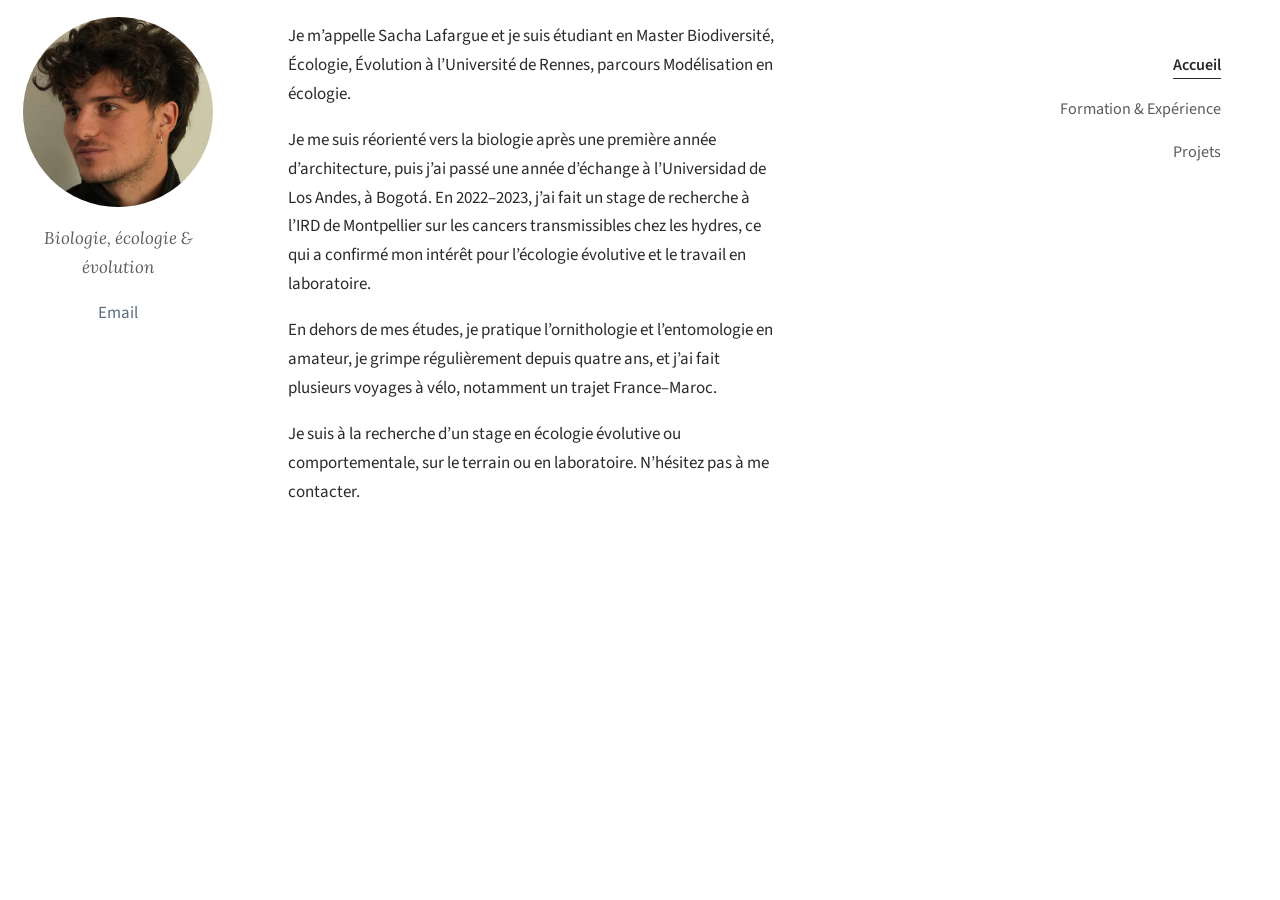
<file: docs/index.html>
<!DOCTYPE html>
<html xmlns="http://www.w3.org/1999/xhtml" lang="en" xml:lang="en"><head>

<meta charset="utf-8">
<meta name="generator" content="quarto-1.10.18">

<meta name="viewport" content="width=device-width, initial-scale=1.0, user-scalable=yes">


<title>Sacha Lafargue</title>
<style>
/* Default styles provided by pandoc.
** See https://pandoc.org/MANUAL.html#variables-for-html for config info.
*/
span.smallcaps{font-variant: small-caps;}
div.columns{display: flex; gap: 1.5em;}
div.column{flex: auto;}
@media screen {
div.columns{gap: min(4vw, 1.5em);}
div.column{overflow-x: auto;}
}
div.hanging-indent{margin-left: 1.5em; text-indent: -1.5em;}
ul.task-list{list-style: none;}
ul.task-list li input[type="checkbox"] {
  width: 0.8em;
  margin: 0 0.8em 0.2em -1em; /* quarto-specific, see https://github.com/quarto-dev/quarto-cli/issues/4556 */ 
  vertical-align: middle;
}
.display.math{display: block; text-align: center; margin: 0.5rem auto;}
</style>


<script src="site_libs/clipboard/clipboard.min.js"></script>
<script src="site_libs/quarto-html/tabby.min.js"></script>
<script src="site_libs/quarto-html/popper.min.js"></script>
<script src="site_libs/quarto-html/tippy.umd.min.js"></script>
<script src="site_libs/quarto-html/anchor.min.js"></script>
<link href="site_libs/quarto-html/tippy.css" rel="stylesheet">
<link href="site_libs/quarto-html/light-border.css" rel="stylesheet">
<link href="site_libs/quarto-html/quarto-html-640605f58ae58ee79329c070719e555b.min.css" rel="stylesheet" append-hash="true" data-mode="light">
<link href="site_libs/quarto-html/quarto-syntax-highlighting-64a204ab8560d761af7679ceaba22944.css" rel="stylesheet" id="quarto-text-highlighting-styles">


<link rel="stylesheet" href="styles.css">
</head>

<body>

<nav class="side-nav" id="side-nav" aria-label="Navigation principale">
  <a href="index.html">Accueil</a>
  <a href="parcours.html">Formation &amp; Expérience</a>
  <a href="projets.html">Projets</a>
</nav>
<script>
(function () {
  var path = window.location.pathname.split('/').pop() || 'index.html';
  document.querySelectorAll('#side-nav a').forEach(function (a) {
    if (a.getAttribute('href') === path) { a.classList.add('active'); }
  });
})();
</script>




<div class="about-layout">
<div class="about-side">
<p><img src="assets/profile.jpg" class="about-photo img-fluid"></p>
<p class="about-tagline">
Biologie, écologie &amp; évolution
</p>
<div class="about-links">
<p><a href="mailto:sachalafargue@gmail.com">Email</a></p>
</div>
</div>
<div class="about-main">
<p>Je m’appelle Sacha Lafargue et je suis étudiant en Master Biodiversité, Écologie, Évolution à l’Université de Rennes, parcours Modélisation en écologie.</p>
<p>Je me suis réorienté vers la biologie après une première année d’architecture, puis j’ai passé une année d’échange à l’Universidad de Los Andes, à Bogotá. En 2022–2023, j’ai fait un stage de recherche à l’IRD de Montpellier sur les cancers transmissibles chez les hydres, ce qui a confirmé mon intérêt pour l’écologie évolutive et le travail en laboratoire.</p>
<p>En dehors de mes études, je pratique l’ornithologie et l’entomologie en amateur, je grimpe régulièrement depuis quatre ans, et j’ai fait plusieurs voyages à vélo, notamment un trajet France–Maroc.</p>
<p>Je suis à la recherche d’un stage en écologie évolutive ou comportementale, sur le terrain ou en laboratoire. N’hésitez pas à me contacter.</p>
</div>
</div>


<script id="quarto-html-after-body" type="application/javascript">
  window.document.addEventListener("DOMContentLoaded", function (event) {
    const tabsets =  window.document.querySelectorAll(".panel-tabset-tabby")
    tabsets.forEach(function(tabset) {
      const tabby = new Tabby('#' + tabset.id);
    });
    const icon = "";
    const anchorJS = new window.AnchorJS();
    anchorJS.options = {
      placement: 'right',
      icon: icon
    };
    anchorJS.add('.anchored');
    const isCodeAnnotation = (el) => {
      for (const clz of el.classList) {
        if (clz.startsWith('code-annotation-')) {                     
          return true;
        }
      }
      return false;
    }
    const onCopySuccess = function(e) {
      // button target
      const button = e.trigger;
      // don't keep focus
      button.blur();
      // flash "checked"
      button.classList.add('code-copy-button-checked');
      var currentTitle = button.getAttribute("title");
      button.setAttribute("title", "Copied!");
      let tooltip;
      if (window.bootstrap) {
        button.setAttribute("data-bs-toggle", "tooltip");
        button.setAttribute("data-bs-placement", "left");
        button.setAttribute("data-bs-title", "Copied!");
        tooltip = new bootstrap.Tooltip(button, 
          { trigger: "manual", 
            customClass: "code-copy-button-tooltip",
            offset: [0, -8]});
        tooltip.show();    
      }
      setTimeout(function() {
        if (tooltip) {
          tooltip.hide();
          button.removeAttribute("data-bs-title");
          button.removeAttribute("data-bs-toggle");
          button.removeAttribute("data-bs-placement");
        }
        button.setAttribute("title", currentTitle);
        button.classList.remove('code-copy-button-checked');
      }, 1000);
      // clear code selection
      e.clearSelection();
    }
    const getTextToCopy = function(trigger) {
      const outerScaffold = trigger.parentElement.cloneNode(true);
      const codeEl = outerScaffold.querySelector('code');
      for (const childEl of codeEl.children) {
        if (isCodeAnnotation(childEl)) {
          childEl.remove();
        }
      }
      return codeEl.innerText;
    }
    const clipboard = new window.ClipboardJS('.code-copy-button:not([data-in-quarto-modal])', {
      text: getTextToCopy
    });
    clipboard.on('success', onCopySuccess);
    if (window.document.getElementById('quarto-embedded-source-code-modal')) {
      const clipboardModal = new window.ClipboardJS('.code-copy-button[data-in-quarto-modal]', {
        text: getTextToCopy,
        container: window.document.getElementById('quarto-embedded-source-code-modal')
      });
      clipboardModal.on('success', onCopySuccess);
    }
      var localhostRegex = new RegExp(/^(?:http|https):\/\/localhost\:?[0-9]*\//);
      var mailtoRegex = new RegExp(/^mailto:/);
        var filterRegex = new RegExp('/' + window.location.host + '/');
      var isInternal = (href) => {
          return filterRegex.test(href) || localhostRegex.test(href) || mailtoRegex.test(href);
      }
      // Inspect non-navigation links and adorn them if external
     var links = window.document.querySelectorAll('a[href]:not(.nav-link):not(.navbar-brand):not(.toc-action):not(.sidebar-link):not(.sidebar-item-toggle):not(.pagination-link):not(.no-external):not([aria-hidden]):not(.dropdown-item):not(.quarto-navigation-tool):not(.about-link)');
      for (var i=0; i<links.length; i++) {
        const link = links[i];
        if (!isInternal(link.href)) {
          // undo the damage that might have been done by quarto-nav.js in the case of
          // links that we want to consider external
          if (link.dataset.originalHref !== undefined) {
            link.href = link.dataset.originalHref;
          }
        }
      }
    function tippyHover(el, contentFn, onTriggerFn, onUntriggerFn) {
      const config = {
        allowHTML: true,
        maxWidth: 500,
        delay: 100,
        arrow: false,
        appendTo: function(el) {
            return el.parentElement;
        },
        interactive: true,
        interactiveBorder: 10,
        theme: 'light-border',
        placement: 'bottom-start',
      };
      if (contentFn) {
        config.content = contentFn;
      }
      if (onTriggerFn) {
        config.onTrigger = onTriggerFn;
      }
      if (onUntriggerFn) {
        config.onUntrigger = onUntriggerFn;
      }
      window.tippy(el, config); 
    }
    const noterefs = window.document.querySelectorAll('a[role="doc-noteref"]');
    for (var i=0; i<noterefs.length; i++) {
      const ref = noterefs[i];
      tippyHover(ref, function() {
        // use id or data attribute instead here
        let href = ref.getAttribute('data-footnote-href') || ref.getAttribute('href');
        try { href = new URL(href).hash; } catch {}
        const id = href.replace(/^#\/?/, "");
        const note = window.document.getElementById(id);
        if (note) {
          return note.innerHTML;
        } else {
          return "";
        }
      });
    }
    const xrefs = window.document.querySelectorAll('a.quarto-xref');
    const processXRef = (id, note) => {
      // Strip column container classes
      const stripColumnClz = (el) => {
        el.classList.remove("page-full", "page-columns");
        if (el.children) {
          for (const child of el.children) {
            stripColumnClz(child);
          }
        }
      }
      stripColumnClz(note)
      if (id === null || id.startsWith('sec-')) {
        // Special case sections, only their first couple elements
        const container = document.createElement("div");
        if (note.children && note.children.length > 2) {
          container.appendChild(note.children[0].cloneNode(true));
          for (let i = 1; i < note.children.length; i++) {
            const child = note.children[i];
            if (child.tagName === "P" && child.innerText === "") {
              continue;
            } else {
              container.appendChild(child.cloneNode(true));
              break;
            }
          }
          if (window.Quarto?.typesetMath) {
            window.Quarto.typesetMath(container);
          }
          return container.innerHTML
        } else {
          if (window.Quarto?.typesetMath) {
            window.Quarto.typesetMath(note);
          }
          return note.innerHTML;
        }
      } else {
        // Remove any anchor links if they are present
        const anchorLink = note.querySelector('a.anchorjs-link');
        if (anchorLink) {
          anchorLink.remove();
        }
        if (window.Quarto?.typesetMath) {
          window.Quarto.typesetMath(note);
        }
        if (note.classList.contains("callout")) {
          return note.outerHTML;
        } else {
          return note.innerHTML;
        }
      }
    }
    for (var i=0; i<xrefs.length; i++) {
      const xref = xrefs[i];
      tippyHover(xref, undefined, function(instance) {
        instance.disable();
        let url = xref.getAttribute('href');
        let hash = undefined; 
        if (url.startsWith('#')) {
          hash = url;
        } else {
          try { hash = new URL(url).hash; } catch {}
        }
        if (hash) {
          const id = hash.replace(/^#\/?/, "");
          const note = window.document.getElementById(id);
          if (note !== null) {
            try {
              const html = processXRef(id, note.cloneNode(true));
              instance.setContent(html);
            } finally {
              instance.enable();
              instance.show();
            }
          } else {
            // See if we can fetch this
            fetch(url.split('#')[0])
            .then(res => res.text())
            .then(html => {
              const parser = new DOMParser();
              const htmlDoc = parser.parseFromString(html, "text/html");
              const note = htmlDoc.getElementById(id);
              if (note !== null) {
                const html = processXRef(id, note);
                instance.setContent(html);
              } 
            }).finally(() => {
              instance.enable();
              instance.show();
            });
          }
        } else {
          // See if we can fetch a full url (with no hash to target)
          // This is a special case and we should probably do some content thinning / targeting
          fetch(url)
          .then(res => res.text())
          .then(html => {
            const parser = new DOMParser();
            const htmlDoc = parser.parseFromString(html, "text/html");
            const note = htmlDoc.querySelector('main.content');
            if (note !== null) {
              // This should only happen for chapter cross references
              // (since there is no id in the URL)
              // remove the first header
              if (note.children.length > 0 && note.children[0].tagName === "HEADER") {
                note.children[0].remove();
              }
              const html = processXRef(null, note);
              instance.setContent(html);
            } 
          }).finally(() => {
            instance.enable();
            instance.show();
          });
        }
      }, function(instance) {
      });
    }
        let selectedAnnoteEl;
        const selectorForAnnotation = ( cell, annotation) => {
          let cellAttr = 'data-code-cell="' + cell + '"';
          let lineAttr = 'data-code-annotation="' +  annotation + '"';
          const selector = 'span[' + cellAttr + '][' + lineAttr + ']';
          return selector;
        }
        const selectCodeLines = (annoteEl) => {
          const doc = window.document;
          const targetCell = annoteEl.getAttribute("data-target-cell");
          const targetAnnotation = annoteEl.getAttribute("data-target-annotation");
          const annoteSpan = window.document.querySelector(selectorForAnnotation(targetCell, targetAnnotation));
          const lines = annoteSpan.getAttribute("data-code-lines").split(",");
          const lineIds = lines.map((line) => {
            return targetCell + "-" + line;
          })
          let top = null;
          let height = null;
          let parent = null;
          if (lineIds.length > 0) {
              //compute the position of the single el (top and bottom and make a div)
              const el = window.document.getElementById(lineIds[0]);
              top = el.offsetTop;
              height = el.offsetHeight;
              parent = el.parentElement.parentElement;
            if (lineIds.length > 1) {
              const lastEl = window.document.getElementById(lineIds[lineIds.length - 1]);
              const bottom = lastEl.offsetTop + lastEl.offsetHeight;
              height = bottom - top;
            }
            if (top !== null && height !== null && parent !== null) {
              // cook up a div (if necessary) and position it 
              let div = window.document.getElementById("code-annotation-line-highlight");
              if (div === null) {
                div = window.document.createElement("div");
                div.setAttribute("id", "code-annotation-line-highlight");
                div.style.position = 'absolute';
                parent.appendChild(div);
              }
              div.style.top = top - 2 + "px";
              div.style.height = height + 4 + "px";
              div.style.left = 0;
              let gutterDiv = window.document.getElementById("code-annotation-line-highlight-gutter");
              if (gutterDiv === null) {
                gutterDiv = window.document.createElement("div");
                gutterDiv.setAttribute("id", "code-annotation-line-highlight-gutter");
                gutterDiv.style.position = 'absolute';
                const codeCell = window.document.getElementById(targetCell);
                const gutter = codeCell.querySelector('.code-annotation-gutter');
                gutter.appendChild(gutterDiv);
              }
              gutterDiv.style.top = top - 2 + "px";
              gutterDiv.style.height = height + 4 + "px";
            }
            selectedAnnoteEl = annoteEl;
          }
        };
        const unselectCodeLines = () => {
          const elementsIds = ["code-annotation-line-highlight", "code-annotation-line-highlight-gutter"];
          elementsIds.forEach((elId) => {
            const div = window.document.getElementById(elId);
            if (div) {
              div.remove();
            }
          });
          selectedAnnoteEl = undefined;
        };
          // Handle positioning of the toggle
      window.addEventListener(
        "resize",
        throttle(() => {
          elRect = undefined;
          if (selectedAnnoteEl) {
            selectCodeLines(selectedAnnoteEl);
          }
        }, 10)
      );
      function throttle(fn, ms) {
      let throttle = false;
      let timer;
        return (...args) => {
          if(!throttle) { // first call gets through
              fn.apply(this, args);
              throttle = true;
          } else { // all the others get throttled
              if(timer) clearTimeout(timer); // cancel #2
              timer = setTimeout(() => {
                fn.apply(this, args);
                timer = throttle = false;
              }, ms);
          }
        };
      }
        // Attach click handler to the DT
        const annoteDls = window.document.querySelectorAll('dt[data-target-cell]');
        for (const annoteDlNode of annoteDls) {
          annoteDlNode.addEventListener('click', (event) => {
            const clickedEl = event.target;
            if (clickedEl !== selectedAnnoteEl) {
              unselectCodeLines();
              const activeEl = window.document.querySelector('dt[data-target-cell].code-annotation-active');
              if (activeEl) {
                activeEl.classList.remove('code-annotation-active');
              }
              selectCodeLines(clickedEl);
              clickedEl.classList.add('code-annotation-active');
            } else {
              // Unselect the line
              unselectCodeLines();
              clickedEl.classList.remove('code-annotation-active');
            }
          });
        }
    const findCites = (el) => {
      const parentEl = el.parentElement;
      if (parentEl) {
        const cites = parentEl.dataset.cites;
        if (cites) {
          return {
            el,
            cites: cites.split(' ')
          };
        } else {
          return findCites(el.parentElement)
        }
      } else {
        return undefined;
      }
    };
    var bibliorefs = window.document.querySelectorAll('a[role="doc-biblioref"]');
    for (var i=0; i<bibliorefs.length; i++) {
      const ref = bibliorefs[i];
      const citeInfo = findCites(ref);
      if (citeInfo) {
        tippyHover(citeInfo.el, function() {
          var popup = window.document.createElement('div');
          citeInfo.cites.forEach(function(cite) {
            var citeDiv = window.document.createElement('div');
            citeDiv.classList.add('hanging-indent');
            citeDiv.classList.add('csl-entry');
            var biblioDiv = window.document.getElementById('ref-' + cite);
            if (biblioDiv) {
              citeDiv.innerHTML = biblioDiv.innerHTML;
            }
            popup.appendChild(citeDiv);
          });
          return popup.innerHTML;
        });
      }
    }
  });
  </script>




</body></html>
</file>
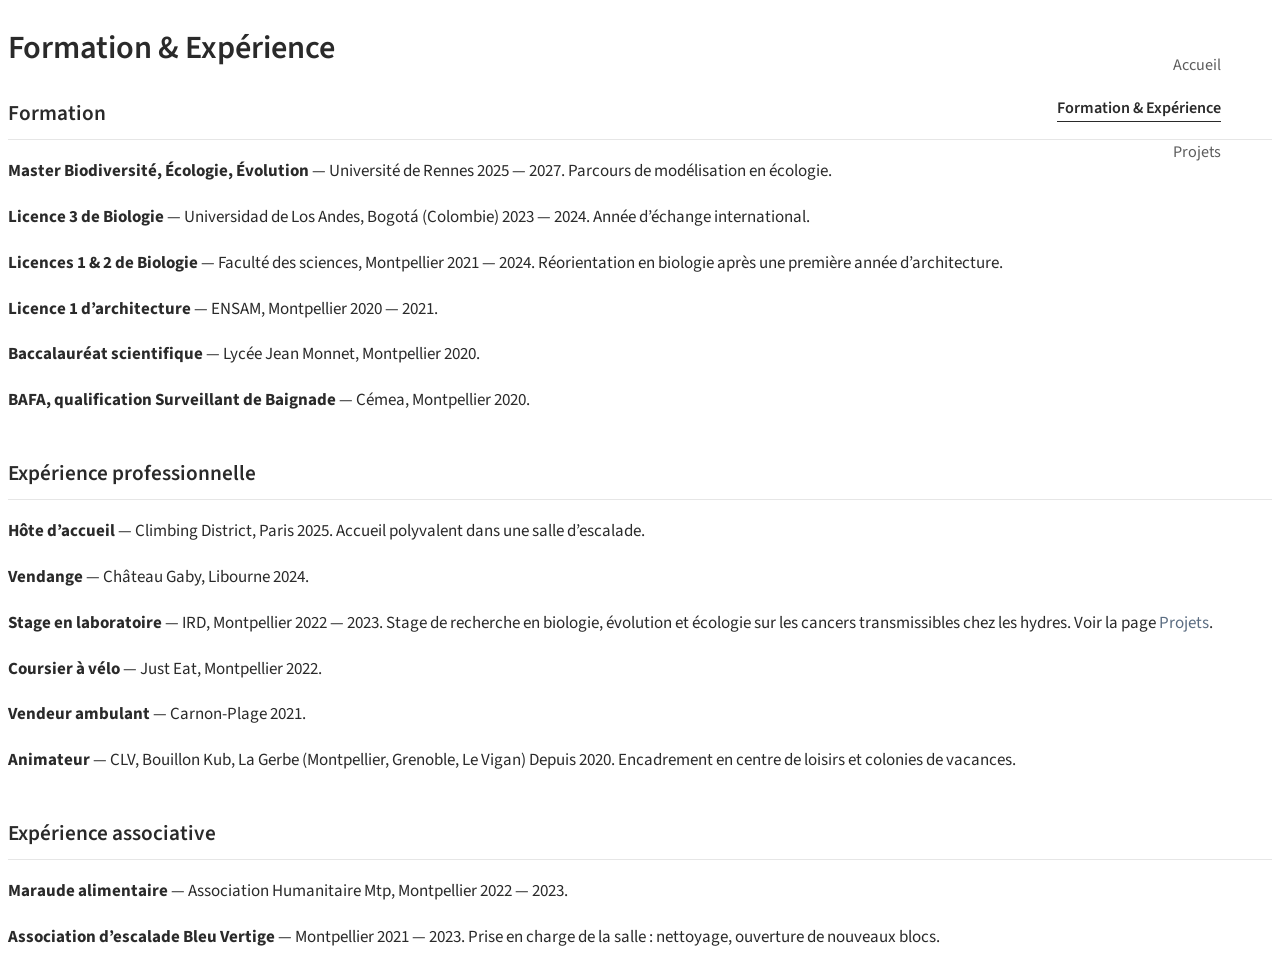
<file: docs/parcours.html>
<!DOCTYPE html>
<html xmlns="http://www.w3.org/1999/xhtml" lang="en" xml:lang="en"><head>

<meta charset="utf-8">
<meta name="generator" content="quarto-1.10.18">

<meta name="viewport" content="width=device-width, initial-scale=1.0, user-scalable=yes">


<title>Formation &amp; Expérience – Sacha Lafargue</title>
<style>
/* Default styles provided by pandoc.
** See https://pandoc.org/MANUAL.html#variables-for-html for config info.
*/
span.smallcaps{font-variant: small-caps;}
div.columns{display: flex; gap: 1.5em;}
div.column{flex: auto;}
@media screen {
div.columns{gap: min(4vw, 1.5em);}
div.column{overflow-x: auto;}
}
div.hanging-indent{margin-left: 1.5em; text-indent: -1.5em;}
ul.task-list{list-style: none;}
ul.task-list li input[type="checkbox"] {
  width: 0.8em;
  margin: 0 0.8em 0.2em -1em; /* quarto-specific, see https://github.com/quarto-dev/quarto-cli/issues/4556 */ 
  vertical-align: middle;
}
.display.math{display: block; text-align: center; margin: 0.5rem auto;}
</style>


<script src="site_libs/clipboard/clipboard.min.js"></script>
<script src="site_libs/quarto-html/tabby.min.js"></script>
<script src="site_libs/quarto-html/popper.min.js"></script>
<script src="site_libs/quarto-html/tippy.umd.min.js"></script>
<script src="site_libs/quarto-html/anchor.min.js"></script>
<link href="site_libs/quarto-html/tippy.css" rel="stylesheet">
<link href="site_libs/quarto-html/light-border.css" rel="stylesheet">
<link href="site_libs/quarto-html/quarto-html-640605f58ae58ee79329c070719e555b.min.css" rel="stylesheet" append-hash="true" data-mode="light">
<link href="site_libs/quarto-html/quarto-syntax-highlighting-64a204ab8560d761af7679ceaba22944.css" rel="stylesheet" id="quarto-text-highlighting-styles">


<link rel="stylesheet" href="styles.css">
</head>

<body>

<nav class="side-nav" id="side-nav" aria-label="Navigation principale">
  <a href="index.html">Accueil</a>
  <a href="parcours.html">Formation &amp; Expérience</a>
  <a href="projets.html">Projets</a>
</nav>
<script>
(function () {
  var path = window.location.pathname.split('/').pop() || 'index.html';
  document.querySelectorAll('#side-nav a').forEach(function (a) {
    if (a.getAttribute('href') === path) { a.classList.add('active'); }
  });
})();
</script>

<header id="title-block-header">
<h1 class="title">Formation &amp; Expérience</h1>

</header>


<h2 id="formation" class="anchored">Formation</h2>
<p><strong>Master Biodiversité, Écologie, Évolution</strong> — Université de Rennes 2025 — 2027. Parcours de modélisation en écologie.</p>
<p><strong>Licence 3 de Biologie</strong> — Universidad de Los Andes, Bogotá (Colombie) 2023 — 2024. Année d’échange international.</p>
<p><strong>Licences 1 &amp; 2 de Biologie</strong> — Faculté des sciences, Montpellier 2021 — 2024. Réorientation en biologie après une première année d’architecture.</p>
<p><strong>Licence 1 d’architecture</strong> — ENSAM, Montpellier 2020 — 2021.</p>
<p><strong>Baccalauréat scientifique</strong> — Lycée Jean Monnet, Montpellier 2020.</p>
<p><strong>BAFA, qualification Surveillant de Baignade</strong> — Cémea, Montpellier 2020.</p>
<h2 id="expérience-professionnelle" class="anchored">Expérience professionnelle</h2>
<p><strong>Hôte d’accueil</strong> — Climbing District, Paris 2025. Accueil polyvalent dans une salle d’escalade.</p>
<p><strong>Vendange</strong> — Château Gaby, Libourne 2024.</p>
<p><strong>Stage en laboratoire</strong> — IRD, Montpellier 2022 — 2023. Stage de recherche en biologie, évolution et écologie sur les cancers transmissibles chez les hydres. Voir la page <a href="./projets.html">Projets</a>.</p>
<p><strong>Coursier à vélo</strong> — Just Eat, Montpellier 2022.</p>
<p><strong>Vendeur ambulant</strong> — Carnon-Plage 2021.</p>
<p><strong>Animateur</strong> — CLV, Bouillon Kub, La Gerbe (Montpellier, Grenoble, Le Vigan) Depuis 2020. Encadrement en centre de loisirs et colonies de vacances.</p>
<h2 id="expérience-associative" class="anchored">Expérience associative</h2>
<p><strong>Maraude alimentaire</strong> — Association Humanitaire Mtp, Montpellier 2022 — 2023.</p>
<p><strong>Association d’escalade Bleu Vertige</strong> — Montpellier 2021 — 2023. Prise en charge de la salle : nettoyage, ouverture de nouveaux blocs.</p>


<script id="quarto-html-after-body" type="application/javascript">
  window.document.addEventListener("DOMContentLoaded", function (event) {
    const tabsets =  window.document.querySelectorAll(".panel-tabset-tabby")
    tabsets.forEach(function(tabset) {
      const tabby = new Tabby('#' + tabset.id);
    });
    const icon = "";
    const anchorJS = new window.AnchorJS();
    anchorJS.options = {
      placement: 'right',
      icon: icon
    };
    anchorJS.add('.anchored');
    const isCodeAnnotation = (el) => {
      for (const clz of el.classList) {
        if (clz.startsWith('code-annotation-')) {                     
          return true;
        }
      }
      return false;
    }
    const onCopySuccess = function(e) {
      // button target
      const button = e.trigger;
      // don't keep focus
      button.blur();
      // flash "checked"
      button.classList.add('code-copy-button-checked');
      var currentTitle = button.getAttribute("title");
      button.setAttribute("title", "Copied!");
      let tooltip;
      if (window.bootstrap) {
        button.setAttribute("data-bs-toggle", "tooltip");
        button.setAttribute("data-bs-placement", "left");
        button.setAttribute("data-bs-title", "Copied!");
        tooltip = new bootstrap.Tooltip(button, 
          { trigger: "manual", 
            customClass: "code-copy-button-tooltip",
            offset: [0, -8]});
        tooltip.show();    
      }
      setTimeout(function() {
        if (tooltip) {
          tooltip.hide();
          button.removeAttribute("data-bs-title");
          button.removeAttribute("data-bs-toggle");
          button.removeAttribute("data-bs-placement");
        }
        button.setAttribute("title", currentTitle);
        button.classList.remove('code-copy-button-checked');
      }, 1000);
      // clear code selection
      e.clearSelection();
    }
    const getTextToCopy = function(trigger) {
      const outerScaffold = trigger.parentElement.cloneNode(true);
      const codeEl = outerScaffold.querySelector('code');
      for (const childEl of codeEl.children) {
        if (isCodeAnnotation(childEl)) {
          childEl.remove();
        }
      }
      return codeEl.innerText;
    }
    const clipboard = new window.ClipboardJS('.code-copy-button:not([data-in-quarto-modal])', {
      text: getTextToCopy
    });
    clipboard.on('success', onCopySuccess);
    if (window.document.getElementById('quarto-embedded-source-code-modal')) {
      const clipboardModal = new window.ClipboardJS('.code-copy-button[data-in-quarto-modal]', {
        text: getTextToCopy,
        container: window.document.getElementById('quarto-embedded-source-code-modal')
      });
      clipboardModal.on('success', onCopySuccess);
    }
      var localhostRegex = new RegExp(/^(?:http|https):\/\/localhost\:?[0-9]*\//);
      var mailtoRegex = new RegExp(/^mailto:/);
        var filterRegex = new RegExp('/' + window.location.host + '/');
      var isInternal = (href) => {
          return filterRegex.test(href) || localhostRegex.test(href) || mailtoRegex.test(href);
      }
      // Inspect non-navigation links and adorn them if external
     var links = window.document.querySelectorAll('a[href]:not(.nav-link):not(.navbar-brand):not(.toc-action):not(.sidebar-link):not(.sidebar-item-toggle):not(.pagination-link):not(.no-external):not([aria-hidden]):not(.dropdown-item):not(.quarto-navigation-tool):not(.about-link)');
      for (var i=0; i<links.length; i++) {
        const link = links[i];
        if (!isInternal(link.href)) {
          // undo the damage that might have been done by quarto-nav.js in the case of
          // links that we want to consider external
          if (link.dataset.originalHref !== undefined) {
            link.href = link.dataset.originalHref;
          }
        }
      }
    function tippyHover(el, contentFn, onTriggerFn, onUntriggerFn) {
      const config = {
        allowHTML: true,
        maxWidth: 500,
        delay: 100,
        arrow: false,
        appendTo: function(el) {
            return el.parentElement;
        },
        interactive: true,
        interactiveBorder: 10,
        theme: 'light-border',
        placement: 'bottom-start',
      };
      if (contentFn) {
        config.content = contentFn;
      }
      if (onTriggerFn) {
        config.onTrigger = onTriggerFn;
      }
      if (onUntriggerFn) {
        config.onUntrigger = onUntriggerFn;
      }
      window.tippy(el, config); 
    }
    const noterefs = window.document.querySelectorAll('a[role="doc-noteref"]');
    for (var i=0; i<noterefs.length; i++) {
      const ref = noterefs[i];
      tippyHover(ref, function() {
        // use id or data attribute instead here
        let href = ref.getAttribute('data-footnote-href') || ref.getAttribute('href');
        try { href = new URL(href).hash; } catch {}
        const id = href.replace(/^#\/?/, "");
        const note = window.document.getElementById(id);
        if (note) {
          return note.innerHTML;
        } else {
          return "";
        }
      });
    }
    const xrefs = window.document.querySelectorAll('a.quarto-xref');
    const processXRef = (id, note) => {
      // Strip column container classes
      const stripColumnClz = (el) => {
        el.classList.remove("page-full", "page-columns");
        if (el.children) {
          for (const child of el.children) {
            stripColumnClz(child);
          }
        }
      }
      stripColumnClz(note)
      if (id === null || id.startsWith('sec-')) {
        // Special case sections, only their first couple elements
        const container = document.createElement("div");
        if (note.children && note.children.length > 2) {
          container.appendChild(note.children[0].cloneNode(true));
          for (let i = 1; i < note.children.length; i++) {
            const child = note.children[i];
            if (child.tagName === "P" && child.innerText === "") {
              continue;
            } else {
              container.appendChild(child.cloneNode(true));
              break;
            }
          }
          if (window.Quarto?.typesetMath) {
            window.Quarto.typesetMath(container);
          }
          return container.innerHTML
        } else {
          if (window.Quarto?.typesetMath) {
            window.Quarto.typesetMath(note);
          }
          return note.innerHTML;
        }
      } else {
        // Remove any anchor links if they are present
        const anchorLink = note.querySelector('a.anchorjs-link');
        if (anchorLink) {
          anchorLink.remove();
        }
        if (window.Quarto?.typesetMath) {
          window.Quarto.typesetMath(note);
        }
        if (note.classList.contains("callout")) {
          return note.outerHTML;
        } else {
          return note.innerHTML;
        }
      }
    }
    for (var i=0; i<xrefs.length; i++) {
      const xref = xrefs[i];
      tippyHover(xref, undefined, function(instance) {
        instance.disable();
        let url = xref.getAttribute('href');
        let hash = undefined; 
        if (url.startsWith('#')) {
          hash = url;
        } else {
          try { hash = new URL(url).hash; } catch {}
        }
        if (hash) {
          const id = hash.replace(/^#\/?/, "");
          const note = window.document.getElementById(id);
          if (note !== null) {
            try {
              const html = processXRef(id, note.cloneNode(true));
              instance.setContent(html);
            } finally {
              instance.enable();
              instance.show();
            }
          } else {
            // See if we can fetch this
            fetch(url.split('#')[0])
            .then(res => res.text())
            .then(html => {
              const parser = new DOMParser();
              const htmlDoc = parser.parseFromString(html, "text/html");
              const note = htmlDoc.getElementById(id);
              if (note !== null) {
                const html = processXRef(id, note);
                instance.setContent(html);
              } 
            }).finally(() => {
              instance.enable();
              instance.show();
            });
          }
        } else {
          // See if we can fetch a full url (with no hash to target)
          // This is a special case and we should probably do some content thinning / targeting
          fetch(url)
          .then(res => res.text())
          .then(html => {
            const parser = new DOMParser();
            const htmlDoc = parser.parseFromString(html, "text/html");
            const note = htmlDoc.querySelector('main.content');
            if (note !== null) {
              // This should only happen for chapter cross references
              // (since there is no id in the URL)
              // remove the first header
              if (note.children.length > 0 && note.children[0].tagName === "HEADER") {
                note.children[0].remove();
              }
              const html = processXRef(null, note);
              instance.setContent(html);
            } 
          }).finally(() => {
            instance.enable();
            instance.show();
          });
        }
      }, function(instance) {
      });
    }
        let selectedAnnoteEl;
        const selectorForAnnotation = ( cell, annotation) => {
          let cellAttr = 'data-code-cell="' + cell + '"';
          let lineAttr = 'data-code-annotation="' +  annotation + '"';
          const selector = 'span[' + cellAttr + '][' + lineAttr + ']';
          return selector;
        }
        const selectCodeLines = (annoteEl) => {
          const doc = window.document;
          const targetCell = annoteEl.getAttribute("data-target-cell");
          const targetAnnotation = annoteEl.getAttribute("data-target-annotation");
          const annoteSpan = window.document.querySelector(selectorForAnnotation(targetCell, targetAnnotation));
          const lines = annoteSpan.getAttribute("data-code-lines").split(",");
          const lineIds = lines.map((line) => {
            return targetCell + "-" + line;
          })
          let top = null;
          let height = null;
          let parent = null;
          if (lineIds.length > 0) {
              //compute the position of the single el (top and bottom and make a div)
              const el = window.document.getElementById(lineIds[0]);
              top = el.offsetTop;
              height = el.offsetHeight;
              parent = el.parentElement.parentElement;
            if (lineIds.length > 1) {
              const lastEl = window.document.getElementById(lineIds[lineIds.length - 1]);
              const bottom = lastEl.offsetTop + lastEl.offsetHeight;
              height = bottom - top;
            }
            if (top !== null && height !== null && parent !== null) {
              // cook up a div (if necessary) and position it 
              let div = window.document.getElementById("code-annotation-line-highlight");
              if (div === null) {
                div = window.document.createElement("div");
                div.setAttribute("id", "code-annotation-line-highlight");
                div.style.position = 'absolute';
                parent.appendChild(div);
              }
              div.style.top = top - 2 + "px";
              div.style.height = height + 4 + "px";
              div.style.left = 0;
              let gutterDiv = window.document.getElementById("code-annotation-line-highlight-gutter");
              if (gutterDiv === null) {
                gutterDiv = window.document.createElement("div");
                gutterDiv.setAttribute("id", "code-annotation-line-highlight-gutter");
                gutterDiv.style.position = 'absolute';
                const codeCell = window.document.getElementById(targetCell);
                const gutter = codeCell.querySelector('.code-annotation-gutter');
                gutter.appendChild(gutterDiv);
              }
              gutterDiv.style.top = top - 2 + "px";
              gutterDiv.style.height = height + 4 + "px";
            }
            selectedAnnoteEl = annoteEl;
          }
        };
        const unselectCodeLines = () => {
          const elementsIds = ["code-annotation-line-highlight", "code-annotation-line-highlight-gutter"];
          elementsIds.forEach((elId) => {
            const div = window.document.getElementById(elId);
            if (div) {
              div.remove();
            }
          });
          selectedAnnoteEl = undefined;
        };
          // Handle positioning of the toggle
      window.addEventListener(
        "resize",
        throttle(() => {
          elRect = undefined;
          if (selectedAnnoteEl) {
            selectCodeLines(selectedAnnoteEl);
          }
        }, 10)
      );
      function throttle(fn, ms) {
      let throttle = false;
      let timer;
        return (...args) => {
          if(!throttle) { // first call gets through
              fn.apply(this, args);
              throttle = true;
          } else { // all the others get throttled
              if(timer) clearTimeout(timer); // cancel #2
              timer = setTimeout(() => {
                fn.apply(this, args);
                timer = throttle = false;
              }, ms);
          }
        };
      }
        // Attach click handler to the DT
        const annoteDls = window.document.querySelectorAll('dt[data-target-cell]');
        for (const annoteDlNode of annoteDls) {
          annoteDlNode.addEventListener('click', (event) => {
            const clickedEl = event.target;
            if (clickedEl !== selectedAnnoteEl) {
              unselectCodeLines();
              const activeEl = window.document.querySelector('dt[data-target-cell].code-annotation-active');
              if (activeEl) {
                activeEl.classList.remove('code-annotation-active');
              }
              selectCodeLines(clickedEl);
              clickedEl.classList.add('code-annotation-active');
            } else {
              // Unselect the line
              unselectCodeLines();
              clickedEl.classList.remove('code-annotation-active');
            }
          });
        }
    const findCites = (el) => {
      const parentEl = el.parentElement;
      if (parentEl) {
        const cites = parentEl.dataset.cites;
        if (cites) {
          return {
            el,
            cites: cites.split(' ')
          };
        } else {
          return findCites(el.parentElement)
        }
      } else {
        return undefined;
      }
    };
    var bibliorefs = window.document.querySelectorAll('a[role="doc-biblioref"]');
    for (var i=0; i<bibliorefs.length; i++) {
      const ref = bibliorefs[i];
      const citeInfo = findCites(ref);
      if (citeInfo) {
        tippyHover(citeInfo.el, function() {
          var popup = window.document.createElement('div');
          citeInfo.cites.forEach(function(cite) {
            var citeDiv = window.document.createElement('div');
            citeDiv.classList.add('hanging-indent');
            citeDiv.classList.add('csl-entry');
            var biblioDiv = window.document.getElementById('ref-' + cite);
            if (biblioDiv) {
              citeDiv.innerHTML = biblioDiv.innerHTML;
            }
            popup.appendChild(citeDiv);
          });
          return popup.innerHTML;
        });
      }
    }
  });
  </script>




</body></html>
</file>
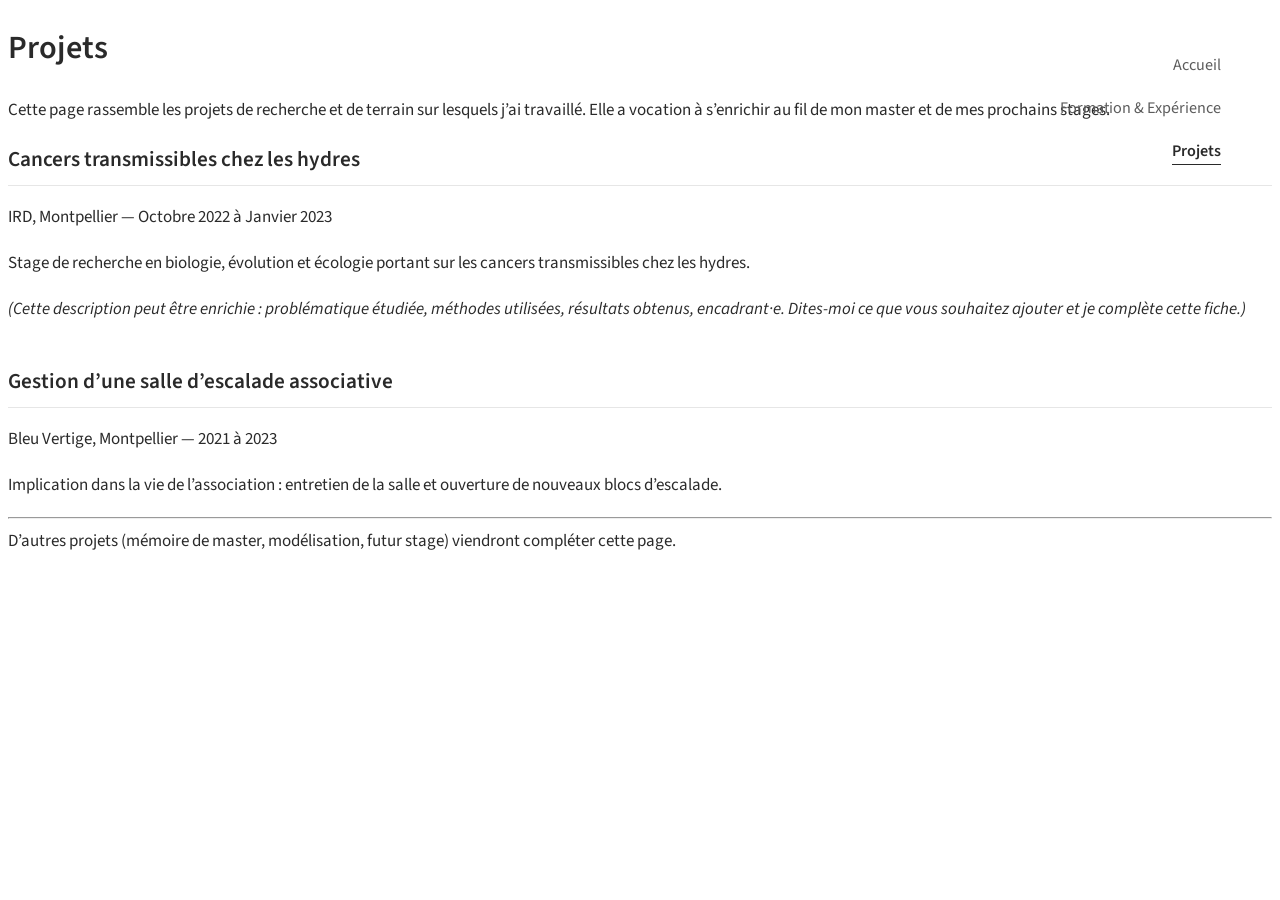
<file: docs/projets.html>
<!DOCTYPE html>
<html xmlns="http://www.w3.org/1999/xhtml" lang="en" xml:lang="en"><head>

<meta charset="utf-8">
<meta name="generator" content="quarto-1.10.18">

<meta name="viewport" content="width=device-width, initial-scale=1.0, user-scalable=yes">


<title>Projets – Sacha Lafargue</title>
<style>
/* Default styles provided by pandoc.
** See https://pandoc.org/MANUAL.html#variables-for-html for config info.
*/
span.smallcaps{font-variant: small-caps;}
div.columns{display: flex; gap: 1.5em;}
div.column{flex: auto;}
@media screen {
div.columns{gap: min(4vw, 1.5em);}
div.column{overflow-x: auto;}
}
div.hanging-indent{margin-left: 1.5em; text-indent: -1.5em;}
ul.task-list{list-style: none;}
ul.task-list li input[type="checkbox"] {
  width: 0.8em;
  margin: 0 0.8em 0.2em -1em; /* quarto-specific, see https://github.com/quarto-dev/quarto-cli/issues/4556 */ 
  vertical-align: middle;
}
.display.math{display: block; text-align: center; margin: 0.5rem auto;}
</style>


<script src="site_libs/clipboard/clipboard.min.js"></script>
<script src="site_libs/quarto-html/tabby.min.js"></script>
<script src="site_libs/quarto-html/popper.min.js"></script>
<script src="site_libs/quarto-html/tippy.umd.min.js"></script>
<script src="site_libs/quarto-html/anchor.min.js"></script>
<link href="site_libs/quarto-html/tippy.css" rel="stylesheet">
<link href="site_libs/quarto-html/light-border.css" rel="stylesheet">
<link href="site_libs/quarto-html/quarto-html-640605f58ae58ee79329c070719e555b.min.css" rel="stylesheet" append-hash="true" data-mode="light">
<link href="site_libs/quarto-html/quarto-syntax-highlighting-64a204ab8560d761af7679ceaba22944.css" rel="stylesheet" id="quarto-text-highlighting-styles">


<link rel="stylesheet" href="styles.css">
</head>

<body>

<nav class="side-nav" id="side-nav" aria-label="Navigation principale">
  <a href="index.html">Accueil</a>
  <a href="parcours.html">Formation &amp; Expérience</a>
  <a href="projets.html">Projets</a>
</nav>
<script>
(function () {
  var path = window.location.pathname.split('/').pop() || 'index.html';
  document.querySelectorAll('#side-nav a').forEach(function (a) {
    if (a.getAttribute('href') === path) { a.classList.add('active'); }
  });
})();
</script>

<header id="title-block-header">
<h1 class="title">Projets</h1>

</header>


<p>Cette page rassemble les projets de recherche et de terrain sur lesquels j’ai travaillé. Elle a vocation à s’enrichir au fil de mon master et de mes prochains stages.</p>
<h2 id="cancers-transmissibles-chez-les-hydres" class="anchored">Cancers transmissibles chez les hydres</h2>
<p>IRD, Montpellier — Octobre 2022 à Janvier 2023</p>
<p>Stage de recherche en biologie, évolution et écologie portant sur les cancers transmissibles chez les hydres.</p>
<p><em>(Cette description peut être enrichie : problématique étudiée, méthodes utilisées, résultats obtenus, encadrant·e. Dites-moi ce que vous souhaitez ajouter et je complète cette fiche.)</em></p>
<h2 id="gestion-dune-salle-descalade-associative" class="anchored">Gestion d’une salle d’escalade associative</h2>
<p>Bleu Vertige, Montpellier — 2021 à 2023</p>
<p>Implication dans la vie de l’association : entretien de la salle et ouverture de nouveaux blocs d’escalade.</p>
<hr>
<p>D’autres projets (mémoire de master, modélisation, futur stage) viendront compléter cette page.</p>


<script id="quarto-html-after-body" type="application/javascript">
  window.document.addEventListener("DOMContentLoaded", function (event) {
    const tabsets =  window.document.querySelectorAll(".panel-tabset-tabby")
    tabsets.forEach(function(tabset) {
      const tabby = new Tabby('#' + tabset.id);
    });
    const icon = "";
    const anchorJS = new window.AnchorJS();
    anchorJS.options = {
      placement: 'right',
      icon: icon
    };
    anchorJS.add('.anchored');
    const isCodeAnnotation = (el) => {
      for (const clz of el.classList) {
        if (clz.startsWith('code-annotation-')) {                     
          return true;
        }
      }
      return false;
    }
    const onCopySuccess = function(e) {
      // button target
      const button = e.trigger;
      // don't keep focus
      button.blur();
      // flash "checked"
      button.classList.add('code-copy-button-checked');
      var currentTitle = button.getAttribute("title");
      button.setAttribute("title", "Copied!");
      let tooltip;
      if (window.bootstrap) {
        button.setAttribute("data-bs-toggle", "tooltip");
        button.setAttribute("data-bs-placement", "left");
        button.setAttribute("data-bs-title", "Copied!");
        tooltip = new bootstrap.Tooltip(button, 
          { trigger: "manual", 
            customClass: "code-copy-button-tooltip",
            offset: [0, -8]});
        tooltip.show();    
      }
      setTimeout(function() {
        if (tooltip) {
          tooltip.hide();
          button.removeAttribute("data-bs-title");
          button.removeAttribute("data-bs-toggle");
          button.removeAttribute("data-bs-placement");
        }
        button.setAttribute("title", currentTitle);
        button.classList.remove('code-copy-button-checked');
      }, 1000);
      // clear code selection
      e.clearSelection();
    }
    const getTextToCopy = function(trigger) {
      const outerScaffold = trigger.parentElement.cloneNode(true);
      const codeEl = outerScaffold.querySelector('code');
      for (const childEl of codeEl.children) {
        if (isCodeAnnotation(childEl)) {
          childEl.remove();
        }
      }
      return codeEl.innerText;
    }
    const clipboard = new window.ClipboardJS('.code-copy-button:not([data-in-quarto-modal])', {
      text: getTextToCopy
    });
    clipboard.on('success', onCopySuccess);
    if (window.document.getElementById('quarto-embedded-source-code-modal')) {
      const clipboardModal = new window.ClipboardJS('.code-copy-button[data-in-quarto-modal]', {
        text: getTextToCopy,
        container: window.document.getElementById('quarto-embedded-source-code-modal')
      });
      clipboardModal.on('success', onCopySuccess);
    }
      var localhostRegex = new RegExp(/^(?:http|https):\/\/localhost\:?[0-9]*\//);
      var mailtoRegex = new RegExp(/^mailto:/);
        var filterRegex = new RegExp('/' + window.location.host + '/');
      var isInternal = (href) => {
          return filterRegex.test(href) || localhostRegex.test(href) || mailtoRegex.test(href);
      }
      // Inspect non-navigation links and adorn them if external
     var links = window.document.querySelectorAll('a[href]:not(.nav-link):not(.navbar-brand):not(.toc-action):not(.sidebar-link):not(.sidebar-item-toggle):not(.pagination-link):not(.no-external):not([aria-hidden]):not(.dropdown-item):not(.quarto-navigation-tool):not(.about-link)');
      for (var i=0; i<links.length; i++) {
        const link = links[i];
        if (!isInternal(link.href)) {
          // undo the damage that might have been done by quarto-nav.js in the case of
          // links that we want to consider external
          if (link.dataset.originalHref !== undefined) {
            link.href = link.dataset.originalHref;
          }
        }
      }
    function tippyHover(el, contentFn, onTriggerFn, onUntriggerFn) {
      const config = {
        allowHTML: true,
        maxWidth: 500,
        delay: 100,
        arrow: false,
        appendTo: function(el) {
            return el.parentElement;
        },
        interactive: true,
        interactiveBorder: 10,
        theme: 'light-border',
        placement: 'bottom-start',
      };
      if (contentFn) {
        config.content = contentFn;
      }
      if (onTriggerFn) {
        config.onTrigger = onTriggerFn;
      }
      if (onUntriggerFn) {
        config.onUntrigger = onUntriggerFn;
      }
      window.tippy(el, config); 
    }
    const noterefs = window.document.querySelectorAll('a[role="doc-noteref"]');
    for (var i=0; i<noterefs.length; i++) {
      const ref = noterefs[i];
      tippyHover(ref, function() {
        // use id or data attribute instead here
        let href = ref.getAttribute('data-footnote-href') || ref.getAttribute('href');
        try { href = new URL(href).hash; } catch {}
        const id = href.replace(/^#\/?/, "");
        const note = window.document.getElementById(id);
        if (note) {
          return note.innerHTML;
        } else {
          return "";
        }
      });
    }
    const xrefs = window.document.querySelectorAll('a.quarto-xref');
    const processXRef = (id, note) => {
      // Strip column container classes
      const stripColumnClz = (el) => {
        el.classList.remove("page-full", "page-columns");
        if (el.children) {
          for (const child of el.children) {
            stripColumnClz(child);
          }
        }
      }
      stripColumnClz(note)
      if (id === null || id.startsWith('sec-')) {
        // Special case sections, only their first couple elements
        const container = document.createElement("div");
        if (note.children && note.children.length > 2) {
          container.appendChild(note.children[0].cloneNode(true));
          for (let i = 1; i < note.children.length; i++) {
            const child = note.children[i];
            if (child.tagName === "P" && child.innerText === "") {
              continue;
            } else {
              container.appendChild(child.cloneNode(true));
              break;
            }
          }
          if (window.Quarto?.typesetMath) {
            window.Quarto.typesetMath(container);
          }
          return container.innerHTML
        } else {
          if (window.Quarto?.typesetMath) {
            window.Quarto.typesetMath(note);
          }
          return note.innerHTML;
        }
      } else {
        // Remove any anchor links if they are present
        const anchorLink = note.querySelector('a.anchorjs-link');
        if (anchorLink) {
          anchorLink.remove();
        }
        if (window.Quarto?.typesetMath) {
          window.Quarto.typesetMath(note);
        }
        if (note.classList.contains("callout")) {
          return note.outerHTML;
        } else {
          return note.innerHTML;
        }
      }
    }
    for (var i=0; i<xrefs.length; i++) {
      const xref = xrefs[i];
      tippyHover(xref, undefined, function(instance) {
        instance.disable();
        let url = xref.getAttribute('href');
        let hash = undefined; 
        if (url.startsWith('#')) {
          hash = url;
        } else {
          try { hash = new URL(url).hash; } catch {}
        }
        if (hash) {
          const id = hash.replace(/^#\/?/, "");
          const note = window.document.getElementById(id);
          if (note !== null) {
            try {
              const html = processXRef(id, note.cloneNode(true));
              instance.setContent(html);
            } finally {
              instance.enable();
              instance.show();
            }
          } else {
            // See if we can fetch this
            fetch(url.split('#')[0])
            .then(res => res.text())
            .then(html => {
              const parser = new DOMParser();
              const htmlDoc = parser.parseFromString(html, "text/html");
              const note = htmlDoc.getElementById(id);
              if (note !== null) {
                const html = processXRef(id, note);
                instance.setContent(html);
              } 
            }).finally(() => {
              instance.enable();
              instance.show();
            });
          }
        } else {
          // See if we can fetch a full url (with no hash to target)
          // This is a special case and we should probably do some content thinning / targeting
          fetch(url)
          .then(res => res.text())
          .then(html => {
            const parser = new DOMParser();
            const htmlDoc = parser.parseFromString(html, "text/html");
            const note = htmlDoc.querySelector('main.content');
            if (note !== null) {
              // This should only happen for chapter cross references
              // (since there is no id in the URL)
              // remove the first header
              if (note.children.length > 0 && note.children[0].tagName === "HEADER") {
                note.children[0].remove();
              }
              const html = processXRef(null, note);
              instance.setContent(html);
            } 
          }).finally(() => {
            instance.enable();
            instance.show();
          });
        }
      }, function(instance) {
      });
    }
        let selectedAnnoteEl;
        const selectorForAnnotation = ( cell, annotation) => {
          let cellAttr = 'data-code-cell="' + cell + '"';
          let lineAttr = 'data-code-annotation="' +  annotation + '"';
          const selector = 'span[' + cellAttr + '][' + lineAttr + ']';
          return selector;
        }
        const selectCodeLines = (annoteEl) => {
          const doc = window.document;
          const targetCell = annoteEl.getAttribute("data-target-cell");
          const targetAnnotation = annoteEl.getAttribute("data-target-annotation");
          const annoteSpan = window.document.querySelector(selectorForAnnotation(targetCell, targetAnnotation));
          const lines = annoteSpan.getAttribute("data-code-lines").split(",");
          const lineIds = lines.map((line) => {
            return targetCell + "-" + line;
          })
          let top = null;
          let height = null;
          let parent = null;
          if (lineIds.length > 0) {
              //compute the position of the single el (top and bottom and make a div)
              const el = window.document.getElementById(lineIds[0]);
              top = el.offsetTop;
              height = el.offsetHeight;
              parent = el.parentElement.parentElement;
            if (lineIds.length > 1) {
              const lastEl = window.document.getElementById(lineIds[lineIds.length - 1]);
              const bottom = lastEl.offsetTop + lastEl.offsetHeight;
              height = bottom - top;
            }
            if (top !== null && height !== null && parent !== null) {
              // cook up a div (if necessary) and position it 
              let div = window.document.getElementById("code-annotation-line-highlight");
              if (div === null) {
                div = window.document.createElement("div");
                div.setAttribute("id", "code-annotation-line-highlight");
                div.style.position = 'absolute';
                parent.appendChild(div);
              }
              div.style.top = top - 2 + "px";
              div.style.height = height + 4 + "px";
              div.style.left = 0;
              let gutterDiv = window.document.getElementById("code-annotation-line-highlight-gutter");
              if (gutterDiv === null) {
                gutterDiv = window.document.createElement("div");
                gutterDiv.setAttribute("id", "code-annotation-line-highlight-gutter");
                gutterDiv.style.position = 'absolute';
                const codeCell = window.document.getElementById(targetCell);
                const gutter = codeCell.querySelector('.code-annotation-gutter');
                gutter.appendChild(gutterDiv);
              }
              gutterDiv.style.top = top - 2 + "px";
              gutterDiv.style.height = height + 4 + "px";
            }
            selectedAnnoteEl = annoteEl;
          }
        };
        const unselectCodeLines = () => {
          const elementsIds = ["code-annotation-line-highlight", "code-annotation-line-highlight-gutter"];
          elementsIds.forEach((elId) => {
            const div = window.document.getElementById(elId);
            if (div) {
              div.remove();
            }
          });
          selectedAnnoteEl = undefined;
        };
          // Handle positioning of the toggle
      window.addEventListener(
        "resize",
        throttle(() => {
          elRect = undefined;
          if (selectedAnnoteEl) {
            selectCodeLines(selectedAnnoteEl);
          }
        }, 10)
      );
      function throttle(fn, ms) {
      let throttle = false;
      let timer;
        return (...args) => {
          if(!throttle) { // first call gets through
              fn.apply(this, args);
              throttle = true;
          } else { // all the others get throttled
              if(timer) clearTimeout(timer); // cancel #2
              timer = setTimeout(() => {
                fn.apply(this, args);
                timer = throttle = false;
              }, ms);
          }
        };
      }
        // Attach click handler to the DT
        const annoteDls = window.document.querySelectorAll('dt[data-target-cell]');
        for (const annoteDlNode of annoteDls) {
          annoteDlNode.addEventListener('click', (event) => {
            const clickedEl = event.target;
            if (clickedEl !== selectedAnnoteEl) {
              unselectCodeLines();
              const activeEl = window.document.querySelector('dt[data-target-cell].code-annotation-active');
              if (activeEl) {
                activeEl.classList.remove('code-annotation-active');
              }
              selectCodeLines(clickedEl);
              clickedEl.classList.add('code-annotation-active');
            } else {
              // Unselect the line
              unselectCodeLines();
              clickedEl.classList.remove('code-annotation-active');
            }
          });
        }
    const findCites = (el) => {
      const parentEl = el.parentElement;
      if (parentEl) {
        const cites = parentEl.dataset.cites;
        if (cites) {
          return {
            el,
            cites: cites.split(' ')
          };
        } else {
          return findCites(el.parentElement)
        }
      } else {
        return undefined;
      }
    };
    var bibliorefs = window.document.querySelectorAll('a[role="doc-biblioref"]');
    for (var i=0; i<bibliorefs.length; i++) {
      const ref = bibliorefs[i];
      const citeInfo = findCites(ref);
      if (citeInfo) {
        tippyHover(citeInfo.el, function() {
          var popup = window.document.createElement('div');
          citeInfo.cites.forEach(function(cite) {
            var citeDiv = window.document.createElement('div');
            citeDiv.classList.add('hanging-indent');
            citeDiv.classList.add('csl-entry');
            var biblioDiv = window.document.getElementById('ref-' + cite);
            if (biblioDiv) {
              citeDiv.innerHTML = biblioDiv.innerHTML;
            }
            popup.appendChild(citeDiv);
          });
          return popup.innerHTML;
        });
      }
    }
  });
  </script>




</body></html>
</file>
<file: docs/site_libs/quarto-html/tippy.css>
.tippy-box[data-animation=fade][data-state=hidden]{opacity:0}[data-tippy-root]{max-width:calc(100vw - 10px)}.tippy-box{position:relative;background-color:#333;color:#fff;border-radius:4px;font-size:14px;line-height:1.4;white-space:normal;outline:0;transition-property:transform,visibility,opacity}.tippy-box[data-placement^=top]>.tippy-arrow{bottom:0}.tippy-box[data-placement^=top]>.tippy-arrow:before{bottom:-7px;left:0;border-width:8px 8px 0;border-top-color:initial;transform-origin:center top}.tippy-box[data-placement^=bottom]>.tippy-arrow{top:0}.tippy-box[data-placement^=bottom]>.tippy-arrow:before{top:-7px;left:0;border-width:0 8px 8px;border-bottom-color:initial;transform-origin:center bottom}.tippy-box[data-placement^=left]>.tippy-arrow{right:0}.tippy-box[data-placement^=left]>.tippy-arrow:before{border-width:8px 0 8px 8px;border-left-color:initial;right:-7px;transform-origin:center left}.tippy-box[data-placement^=right]>.tippy-arrow{left:0}.tippy-box[data-placement^=right]>.tippy-arrow:before{left:-7px;border-width:8px 8px 8px 0;border-right-color:initial;transform-origin:center right}.tippy-box[data-inertia][data-state=visible]{transition-timing-function:cubic-bezier(.54,1.5,.38,1.11)}.tippy-arrow{width:16px;height:16px;color:#333}.tippy-arrow:before{content:"";position:absolute;border-color:transparent;border-style:solid}.tippy-content{position:relative;padding:5px 9px;z-index:1}
</file>
<file: docs/site_libs/quarto-html/light-border.css>
.tippy-box[data-theme~=light-border]{background-color:#fff;background-clip:padding-box;border:1px solid rgba(0,8,16,.15);color:#333;box-shadow:0 4px 14px -2px rgba(0,8,16,.08)}.tippy-box[data-theme~=light-border]>.tippy-backdrop{background-color:#fff}.tippy-box[data-theme~=light-border]>.tippy-arrow:after,.tippy-box[data-theme~=light-border]>.tippy-svg-arrow:after{content:"";position:absolute;z-index:-1}.tippy-box[data-theme~=light-border]>.tippy-arrow:after{border-color:transparent;border-style:solid}.tippy-box[data-theme~=light-border][data-placement^=top]>.tippy-arrow:before{border-top-color:#fff}.tippy-box[data-theme~=light-border][data-placement^=top]>.tippy-arrow:after{border-top-color:rgba(0,8,16,.2);border-width:7px 7px 0;top:17px;left:1px}.tippy-box[data-theme~=light-border][data-placement^=top]>.tippy-svg-arrow>svg{top:16px}.tippy-box[data-theme~=light-border][data-placement^=top]>.tippy-svg-arrow:after{top:17px}.tippy-box[data-theme~=light-border][data-placement^=bottom]>.tippy-arrow:before{border-bottom-color:#fff;bottom:16px}.tippy-box[data-theme~=light-border][data-placement^=bottom]>.tippy-arrow:after{border-bottom-color:rgba(0,8,16,.2);border-width:0 7px 7px;bottom:17px;left:1px}.tippy-box[data-theme~=light-border][data-placement^=bottom]>.tippy-svg-arrow>svg{bottom:16px}.tippy-box[data-theme~=light-border][data-placement^=bottom]>.tippy-svg-arrow:after{bottom:17px}.tippy-box[data-theme~=light-border][data-placement^=left]>.tippy-arrow:before{border-left-color:#fff}.tippy-box[data-theme~=light-border][data-placement^=left]>.tippy-arrow:after{border-left-color:rgba(0,8,16,.2);border-width:7px 0 7px 7px;left:17px;top:1px}.tippy-box[data-theme~=light-border][data-placement^=left]>.tippy-svg-arrow>svg{left:11px}.tippy-box[data-theme~=light-border][data-placement^=left]>.tippy-svg-arrow:after{left:12px}.tippy-box[data-theme~=light-border][data-placement^=right]>.tippy-arrow:before{border-right-color:#fff;right:16px}.tippy-box[data-theme~=light-border][data-placement^=right]>.tippy-arrow:after{border-width:7px 7px 7px 0;right:17px;top:1px;border-right-color:rgba(0,8,16,.2)}.tippy-box[data-theme~=light-border][data-placement^=right]>.tippy-svg-arrow>svg{right:11px}.tippy-box[data-theme~=light-border][data-placement^=right]>.tippy-svg-arrow:after{right:12px}.tippy-box[data-theme~=light-border]>.tippy-svg-arrow{fill:#fff}.tippy-box[data-theme~=light-border]>.tippy-svg-arrow:after{background-image:url([data-uri]);background-size:16px 6px;width:16px;height:6px}
</file>
<file: docs/site_libs/quarto-html/quarto-syntax-highlighting-64a204ab8560d761af7679ceaba22944.css>
/* quarto syntax highlight colors */
:root {
  --quarto-hl-ot-color: #003B4F;
  --quarto-hl-at-color: #657422;
  --quarto-hl-ss-color: #20794D;
  --quarto-hl-an-color: #5E5E5E;
  --quarto-hl-fu-color: #4758AB;
  --quarto-hl-st-color: #20794D;
  --quarto-hl-cf-color: #003B4F;
  --quarto-hl-op-color: #5E5E5E;
  --quarto-hl-er-color: #AD0000;
  --quarto-hl-bn-color: #AD0000;
  --quarto-hl-al-color: #AD0000;
  --quarto-hl-va-color: #111111;
  --quarto-hl-bu-color: inherit;
  --quarto-hl-ex-color: inherit;
  --quarto-hl-pp-color: #AD0000;
  --quarto-hl-in-color: #5E5E5E;
  --quarto-hl-vs-color: #20794D;
  --quarto-hl-wa-color: #5E5E5E;
  --quarto-hl-do-color: #5E5E5E;
  --quarto-hl-im-color: #00769E;
  --quarto-hl-ch-color: #20794D;
  --quarto-hl-dt-color: #AD0000;
  --quarto-hl-fl-color: #AD0000;
  --quarto-hl-co-color: #5E5E5E;
  --quarto-hl-cv-color: #5E5E5E;
  --quarto-hl-cn-color: #8f5902;
  --quarto-hl-sc-color: #5E5E5E;
  --quarto-hl-dv-color: #AD0000;
  --quarto-hl-kw-color: #003B4F;
}

/* other quarto variables */
:root {
  --quarto-font-monospace: SFMono-Regular, Menlo, Monaco, Consolas, "Liberation Mono", "Courier New", monospace;
}

/* syntax highlight based on Pandoc's rules */
pre > code.sourceCode > span {
  color: #003B4F;
}

code.sourceCode > span {
  color: #003B4F;
}

div.sourceCode,
div.sourceCode pre.sourceCode {
  color: #003B4F;
}

/* Normal */
code span {
  color: #003B4F;
}

/* Alert */
code span.al {
  color: #AD0000;
  font-style: inherit;
}

/* Annotation */
code span.an {
  color: #5E5E5E;
  font-style: inherit;
}

/* Attribute */
code span.at {
  color: #657422;
  font-style: inherit;
}

/* BaseN */
code span.bn {
  color: #AD0000;
  font-style: inherit;
}

/* BuiltIn */
code span.bu {
  font-style: inherit;
}

/* ControlFlow */
code span.cf {
  color: #003B4F;
  font-weight: bold;
  font-style: inherit;
}

/* Char */
code span.ch {
  color: #20794D;
  font-style: inherit;
}

/* Constant */
code span.cn {
  color: #8f5902;
  font-style: inherit;
}

/* Comment */
code span.co {
  color: #5E5E5E;
  font-style: inherit;
}

/* CommentVar */
code span.cv {
  color: #5E5E5E;
  font-style: italic;
}

/* Documentation */
code span.do {
  color: #5E5E5E;
  font-style: italic;
}

/* DataType */
code span.dt {
  color: #AD0000;
  font-style: inherit;
}

/* DecVal */
code span.dv {
  color: #AD0000;
  font-style: inherit;
}

/* Error */
code span.er {
  color: #AD0000;
  font-style: inherit;
}

/* Extension */
code span.ex {
  font-style: inherit;
}

/* Float */
code span.fl {
  color: #AD0000;
  font-style: inherit;
}

/* Function */
code span.fu {
  color: #4758AB;
  font-style: inherit;
}

/* Import */
code span.im {
  color: #00769E;
  font-style: inherit;
}

/* Information */
code span.in {
  color: #5E5E5E;
  font-style: inherit;
}

/* Keyword */
code span.kw {
  color: #003B4F;
  font-weight: bold;
  font-style: inherit;
}

/* Operator */
code span.op {
  color: #5E5E5E;
  font-style: inherit;
}

/* Other */
code span.ot {
  color: #003B4F;
  font-style: inherit;
}

/* Preprocessor */
code span.pp {
  color: #AD0000;
  font-style: inherit;
}

/* SpecialChar */
code span.sc {
  color: #5E5E5E;
  font-style: inherit;
}

/* SpecialString */
code span.ss {
  color: #20794D;
  font-style: inherit;
}

/* String */
code span.st {
  color: #20794D;
  font-style: inherit;
}

/* Variable */
code span.va {
  color: #111111;
  font-style: inherit;
}

/* VerbatimString */
code span.vs {
  color: #20794D;
  font-style: inherit;
}

/* Warning */
code span.wa {
  color: #5E5E5E;
  font-style: italic;
}

.prevent-inlining {
  content: "</";
}

/*# sourceMappingURL=9d8d5bb603a83b8298b89080a598c93b.css.map */
</file>
<file: docs/styles.css>
@import url('https://fonts.googleapis.com/css2?family=Lora:ital@0;1&family=Source+Sans+3:wght@400;600&display=swap');

:root {
  --ink: #2a2a2a;
  --ink-soft: #5c5c5c;
  --link: #5b6d82;
  --line: #e6e6e6;
}

html, body {
  background-color: #ffffff;
  color: var(--ink);
  font-family: 'Source Sans 3', Helvetica, Arial, sans-serif;
  font-size: 17px;
  line-height: 1.7;
}

/* ===== Navigation (marge droite) ===== */
body { padding-top: 0 !important; }

.side-nav {
  position: fixed;
  top: 3rem;
  right: 3.5rem;
  display: flex;
  flex-direction: column;
  align-items: flex-end;
  gap: 0.9rem;
  z-index: 20;
}

.side-nav a {
  color: var(--ink-soft);
  font-size: 0.95rem;
  text-decoration: none;
  white-space: nowrap;
}

.side-nav a:hover { color: var(--ink); }

.side-nav a.active {
  color: var(--ink);
  font-weight: 600;
  border-bottom: 1px solid var(--ink);
}

/* Sous 1150px, plus assez de marge : la nav repasse en haut, horizontale */
@media (max-width: 1150px) {
  .side-nav {
    position: static;
    flex-direction: row;
    justify-content: center;
    align-items: center;
    gap: 1.6rem;
    padding: 1.2rem 0;
    margin-bottom: 1rem;
    border-bottom: 1px solid var(--line);
  }
}

a { color: var(--link); text-decoration: none; }
a:hover { text-decoration: underline; }

/* ===== Headings ===== */
h1 { font-size: 1.9rem; font-weight: 600; margin-bottom: 1.2rem; }
h2 {
  font-size: 1.25rem;
  font-weight: 600;
  margin-top: 2.4rem;
  margin-bottom: 1rem;
  border-bottom: 1px solid var(--line);
  padding-bottom: 0.4rem;
}

h2:first-of-type { margin-top: 1rem; }

p { margin: 0 0 1rem 0; }
p strong { color: var(--ink); }

/* ===== Page d'accueil (2 colonnes) ===== */
.about-layout {
  display: flex;
  gap: 3.5rem;
  margin-top: 1rem;
  align-items: flex-start;
}

.about-side {
  flex: 0 0 220px;
  text-align: center;
}

.about-photo {
  width: 190px;
  height: 190px;
  object-fit: cover;
  border-radius: 50%;
  display: block;
  margin: 0 auto 1rem auto;
}

.about-tagline {
  font-family: 'Lora', serif;
  font-style: italic;
  color: var(--ink-soft);
  font-size: 1rem;
  margin-bottom: 1rem;
}

.about-links a {
  display: block;
  margin-top: 0.2rem;
}

.about-main {
  flex: 1;
  max-width: 62ch;
  padding-top: 0.3rem;
}

/* ===== Responsive ===== */
@media (max-width: 700px) {
  .about-layout { flex-direction: column; }
  .about-side { flex: none; }
}
</file>
<file: docs/site_libs/quarto-html/quarto-html-640605f58ae58ee79329c070719e555b.min.css>
.top-right{position:absolute;top:1em;right:1em}.visually-hidden{border:0;clip:rect(0 0 0 0);height:auto;margin:0;overflow:hidden;padding:0;position:absolute;width:1px;white-space:nowrap}.hidden{display:none !important}.zindex-bottom{z-index:-1 !important}figure.figure{display:block}.quarto-layout-panel{margin-bottom:1em}.quarto-layout-panel>figure{width:100%}.quarto-layout-panel>figure>figcaption,.quarto-layout-panel>.panel-caption{margin-top:10pt}.quarto-layout-panel>.table-caption{margin-top:0px}.table-caption p{margin-bottom:.5em}.quarto-layout-row{display:flex;flex-direction:row;align-items:flex-start}.quarto-layout-valign-top{align-items:flex-start}.quarto-layout-valign-bottom{align-items:flex-end}.quarto-layout-valign-center{align-items:center}.quarto-layout-cell{position:relative;margin-right:20px}.quarto-layout-cell:last-child{margin-right:0}.quarto-layout-cell figure,.quarto-layout-cell>p{margin:.2em}.quarto-layout-cell img{max-width:100%}.quarto-layout-cell .html-widget{width:100% !important}.quarto-layout-cell div figure p{margin:0}.quarto-layout-cell figure{display:block;margin-inline-start:0;margin-inline-end:0}.quarto-layout-cell table{display:inline-table}.quarto-layout-cell-subref figcaption,figure .quarto-layout-row figure figcaption{text-align:center;font-style:italic}.quarto-figure{position:relative;margin-bottom:1em}.quarto-figure>figure{width:100%;margin-bottom:0}.quarto-figure-left>figure>p,.quarto-figure-left>figure>div{text-align:left}.quarto-figure-center>figure>p,.quarto-figure-center>figure>div{text-align:center}.quarto-figure-right>figure>p,.quarto-figure-right>figure>div{text-align:right}.quarto-figure>figure>div.cell-annotation,.quarto-figure>figure>div code{text-align:left}figure>p:empty{display:none}figure>p:first-child{margin-top:0;margin-bottom:0}figure>figcaption.quarto-float-caption-bottom{margin-bottom:.5em}figure>figcaption.quarto-float-caption-top{margin-top:.5em}div[id^=tbl-]{position:relative}.quarto-figure>.anchorjs-link{position:absolute;top:.6em;right:.5em}div[id^=tbl-]>.anchorjs-link{position:absolute;top:.7em;right:.3em}.quarto-figure:hover>.anchorjs-link,div[id^=tbl-]:hover>.anchorjs-link,h2:hover>.anchorjs-link,h3:hover>.anchorjs-link,h4:hover>.anchorjs-link,h5:hover>.anchorjs-link,h6:hover>.anchorjs-link,.reveal-anchorjs-link>.anchorjs-link{opacity:1}#title-block-header{margin-block-end:1rem;position:relative;margin-top:-1px}#title-block-header .abstract{margin-block-start:1rem}#title-block-header .abstract .abstract-title{font-weight:600}#title-block-header a{text-decoration:none}#title-block-header .author,#title-block-header .date,#title-block-header .doi{margin-block-end:.2rem}#title-block-header .quarto-title-block>div{display:flex}#title-block-header .quarto-title-block>div>h1{flex-grow:1}#title-block-header .quarto-title-block>div>button{flex-shrink:0;height:2.25rem;margin-top:0}tr.header>th>p:last-of-type{margin-bottom:0px}table,table.table{margin-top:.5rem;margin-bottom:.5rem}caption,.table-caption{padding-top:.5rem;padding-bottom:.5rem;text-align:center}figure.quarto-float-tbl figcaption.quarto-float-caption-top{margin-top:.5rem;margin-bottom:.25rem;text-align:center}figure.quarto-float-tbl figcaption.quarto-float-caption-bottom{padding-top:.25rem;margin-bottom:.5rem;text-align:center}.utterances{max-width:none;margin-left:-8px}iframe{margin-bottom:1em}details{margin-bottom:1em}details[show]{margin-bottom:0}details>summary{color:rgb(110.5,110.5,110.5)}details>summary>p:only-child{display:inline}div.code-copy-outer-scaffold{position:relative}dd code:not(.sourceCode),p code:not(.sourceCode){white-space:pre-wrap}code{white-space:pre}@media print{code{white-space:pre-wrap}}pre>code{display:block}pre>code.sourceCode{white-space:pre}pre>code.sourceCode>span>a:first-child::before{text-decoration:none}pre.code-overflow-wrap>code.sourceCode{white-space:pre-wrap}pre.code-overflow-scroll>code.sourceCode{white-space:pre}code a:any-link{color:inherit;text-decoration:none}code a:hover{color:inherit;text-decoration:underline}ul.task-list{padding-left:1em}[data-tippy-root]{display:inline-block}.tippy-content .footnote-back{display:none}.footnote-back{margin-left:.2em}.tippy-content{overflow-x:auto}.quarto-embedded-source-code{display:none}.quarto-unresolved-ref{font-weight:600}.quarto-cover-image{max-width:35%;float:right;margin-left:30px}.cell-output-display .widget-subarea{margin-bottom:1em}.cell-output-display:not(.no-overflow-x),.knitsql-table:not(.no-overflow-x){overflow-x:auto}.panel-input{margin-bottom:1em}.panel-input>div,.panel-input>div>div{display:inline-block;vertical-align:top;padding-right:12px}.panel-input>p:last-child{margin-bottom:0}.layout-sidebar{margin-bottom:1em}.layout-sidebar .tab-content{border:none}.tab-content>.page-columns.active{display:grid}div.sourceCode>iframe{width:100%;height:300px;margin-bottom:-0.5em}a{text-underline-offset:3px}.callout pre.sourceCode{padding-left:0}div.ansi-escaped-output{font-family:monospace;display:block}/*!
*
* ansi colors from IPython notebook's
*
* we also add `bright-[color]-` synonyms for the `-[color]-intense` classes since
* that seems to be what ansi_up emits
*
*/.ansi-black-fg{color:#3e424d}.ansi-black-bg{background-color:#3e424d}.ansi-black-intense-black,.ansi-bright-black-fg{color:#282c36}.ansi-black-intense-black,.ansi-bright-black-bg{background-color:#282c36}.ansi-red-fg{color:#e75c58}.ansi-red-bg{background-color:#e75c58}.ansi-red-intense-red,.ansi-bright-red-fg{color:#b22b31}.ansi-red-intense-red,.ansi-bright-red-bg{background-color:#b22b31}.ansi-green-fg{color:#00a250}.ansi-green-bg{background-color:#00a250}.ansi-green-intense-green,.ansi-bright-green-fg{color:#007427}.ansi-green-intense-green,.ansi-bright-green-bg{background-color:#007427}.ansi-yellow-fg{color:#ddb62b}.ansi-yellow-bg{background-color:#ddb62b}.ansi-yellow-intense-yellow,.ansi-bright-yellow-fg{color:#b27d12}.ansi-yellow-intense-yellow,.ansi-bright-yellow-bg{background-color:#b27d12}.ansi-blue-fg{color:#208ffb}.ansi-blue-bg{background-color:#208ffb}.ansi-blue-intense-blue,.ansi-bright-blue-fg{color:#0065ca}.ansi-blue-intense-blue,.ansi-bright-blue-bg{background-color:#0065ca}.ansi-magenta-fg{color:#d160c4}.ansi-magenta-bg{background-color:#d160c4}.ansi-magenta-intense-magenta,.ansi-bright-magenta-fg{color:#a03196}.ansi-magenta-intense-magenta,.ansi-bright-magenta-bg{background-color:#a03196}.ansi-cyan-fg{color:#60c6c8}.ansi-cyan-bg{background-color:#60c6c8}.ansi-cyan-intense-cyan,.ansi-bright-cyan-fg{color:#258f8f}.ansi-cyan-intense-cyan,.ansi-bright-cyan-bg{background-color:#258f8f}.ansi-white-fg{color:#c5c1b4}.ansi-white-bg{background-color:#c5c1b4}.ansi-white-intense-white,.ansi-bright-white-fg{color:#a1a6b2}.ansi-white-intense-white,.ansi-bright-white-bg{background-color:#a1a6b2}.ansi-default-inverse-fg{color:#fff}.ansi-default-inverse-bg{background-color:#000}.ansi-bold{font-weight:bold}.ansi-underline{text-decoration:underline}:root{--quarto-body-bg: #fff;--quarto-body-color: #222;--quarto-text-muted: rgb(110.5, 110.5, 110.5);--quarto-border-color: rgb(110.5, 110.5, 110.5);--quarto-border-width: 1px;--quarto-border-radius: 4px}table.gt_table{color:var(--quarto-body-color);font-size:1em;width:100%;background-color:rgba(0,0,0,0);border-top-width:inherit;border-bottom-width:inherit;border-color:var(--quarto-border-color)}table.gt_table th.gt_column_spanner_outer{color:var(--quarto-body-color);background-color:rgba(0,0,0,0);border-top-width:inherit;border-bottom-width:inherit;border-color:var(--quarto-border-color)}table.gt_table th.gt_col_heading{color:var(--quarto-body-color);font-weight:bold;background-color:rgba(0,0,0,0)}table.gt_table thead.gt_col_headings{border-bottom:1px solid currentColor;border-top-width:inherit;border-top-color:var(--quarto-border-color)}table.gt_table thead.gt_col_headings:not(:first-child){border-top-width:1px;border-top-color:var(--quarto-border-color)}table.gt_table td.gt_row{border-bottom-width:1px;border-bottom-color:var(--quarto-border-color);border-top-width:0px}table.gt_table tbody.gt_table_body{border-top-width:1px;border-bottom-width:1px;border-bottom-color:var(--quarto-border-color);border-top-color:currentColor}div.columns{display:initial;gap:initial}div.column{display:inline-block;overflow-x:initial;vertical-align:top;width:50%}.code-annotation-tip-content{word-wrap:break-word}.code-annotation-container-hidden{display:none !important}dl.code-annotation-container-grid{display:grid;grid-template-columns:min-content auto}dl.code-annotation-container-grid dt{grid-column:1}dl.code-annotation-container-grid dd{grid-column:2}pre.sourceCode.code-annotation-code{padding-right:0}code.sourceCode .code-annotation-anchor{z-index:100;position:relative;float:right;background-color:rgba(0,0,0,0)}input[type=checkbox]{margin-right:.5ch}:root{--mermaid-bg-color: #fff;--mermaid-edge-color: #999;--mermaid-node-fg-color: #222;--mermaid-fg-color: #222;--mermaid-fg-color--lighter: rgb(59.5, 59.5, 59.5);--mermaid-fg-color--lightest: #555555;--mermaid-font-family: sans-serif;--mermaid-label-bg-color: #fff;--mermaid-label-fg-color: #468;--mermaid-node-bg-color: rgba(68, 102, 136, 0.1);--mermaid-node-fg-color: #222}@media print{:root{font-size:11pt}#quarto-sidebar,#TOC,.nav-page{display:none}.page-columns .content{grid-column-start:page-start}.fixed-top{position:relative}.panel-caption,.figure-caption,figcaption{color:#666}}body.quarto-light .dark-content{display:none !important}body.quarto-dark .light-content{display:none !important}.code-copy-button{position:absolute;top:0;right:0;border:0;margin-top:5px;margin-right:5px;background-color:rgba(0,0,0,0);z-index:3}.code-copy-button-tooltip{font-size:.75em}div.code-copy-outer-scaffold:hover>.code-copy-button>.bi::before{display:inline-block;height:1rem;width:1rem;content:"";vertical-align:-0.125em;background-image:url('data:image/svg+xml,<svg xmlns="http://www.w3.org/2000/svg" width="16" height="16" fill="rgb(111, 111, 111)" viewBox="0 0 16 16"><path d="M4 1.5H3a2 2 0 0 0-2 2V14a2 2 0 0 0 2 2h10a2 2 0 0 0 2-2V3.5a2 2 0 0 0-2-2h-1v1h1a1 1 0 0 1 1 1V14a1 1 0 0 1-1 1H3a1 1 0 0 1-1-1V3.5a1 1 0 0 1 1-1h1v-1z"/><path d="M9.5 1a.5.5 0 0 1 .5.5v1a.5.5 0 0 1-.5.5h-3a.5.5 0 0 1-.5-.5v-1a.5.5 0 0 1 .5-.5h3zm-3-1A1.5 1.5 0 0 0 5 1.5v1A1.5 1.5 0 0 0 6.5 4h3A1.5 1.5 0 0 0 11 2.5v-1A1.5 1.5 0 0 0 9.5 0h-3z"/></svg>');background-repeat:no-repeat;background-size:1rem 1rem}div.code-copy-outer-scaffold:hover>.code-copy-button-checked>.bi::before{background-image:url('data:image/svg+xml,<svg xmlns="http://www.w3.org/2000/svg" width="16" height="16" fill="rgb(111, 111, 111)" viewBox="0 0 16 16"><path d="M13.854 3.646a.5.5 0 0 1 0 .708l-7 7a.5.5 0 0 1-.708 0l-3.5-3.5a.5.5 0 1 1 .708-.708L6.5 10.293l6.646-6.647a.5.5 0 0 1 .708 0z"/></svg>')}div.code-copy-outer-scaffold:hover>.code-copy-button:hover>.bi::before{background-image:url('data:image/svg+xml,<svg xmlns="http://www.w3.org/2000/svg" width="16" height="16" fill="rgb(13, 110, 253)" viewBox="0 0 16 16"><path d="M4 1.5H3a2 2 0 0 0-2 2V14a2 2 0 0 0 2 2h10a2 2 0 0 0 2-2V3.5a2 2 0 0 0-2-2h-1v1h1a1 1 0 0 1 1 1V14a1 1 0 0 1-1 1H3a1 1 0 0 1-1-1V3.5a1 1 0 0 1 1-1h1v-1z"/><path d="M9.5 1a.5.5 0 0 1 .5.5v1a.5.5 0 0 1-.5.5h-3a.5.5 0 0 1-.5-.5v-1a.5.5 0 0 1 .5-.5h3zm-3-1A1.5 1.5 0 0 0 5 1.5v1A1.5 1.5 0 0 0 6.5 4h3A1.5 1.5 0 0 0 11 2.5v-1A1.5 1.5 0 0 0 9.5 0h-3z"/></svg>')}div.code-copy-outer-scaffold:hover>.code-copy-button-checked:hover>.bi::before{background-image:url('data:image/svg+xml,<svg xmlns="http://www.w3.org/2000/svg" width="16" height="16" fill="rgb(13, 110, 253)"  viewBox="0 0 16 16"><path d="M13.854 3.646a.5.5 0 0 1 0 .708l-7 7a.5.5 0 0 1-.708 0l-3.5-3.5a.5.5 0 1 1 .708-.708L6.5 10.293l6.646-6.647a.5.5 0 0 1 .708 0z"/></svg>')}.panel-tabset [role=tablist]{border-bottom:1px solid #dee2e6;list-style:none;margin:0;padding:0;width:100%}.panel-tabset [role=tablist] *{-webkit-box-sizing:border-box;box-sizing:border-box}@media(min-width: 30em){.panel-tabset [role=tablist] li{display:inline-block}}.panel-tabset [role=tab]{border:1px solid rgba(0,0,0,0);border-top-color:#dee2e6;display:block;padding:.5em 1em;text-decoration:none}@media(min-width: 30em){.panel-tabset [role=tab]{border-top-color:rgba(0,0,0,0);display:inline-block;margin-bottom:-1px}}.panel-tabset [role=tab][aria-selected=true]{background-color:#dee2e6}@media(min-width: 30em){.panel-tabset [role=tab][aria-selected=true]{background-color:rgba(0,0,0,0);border:1px solid #dee2e6;border-bottom-color:#fff}}@media(min-width: 30em){.panel-tabset [role=tab]:hover:not([aria-selected=true]){border:1px solid #dee2e6}}.img-fluid{max-width:100%;height:auto}:root{--quarto-scss-export-body-bg: #fff;--quarto-scss-export-body-color: #222;--quarto-scss-export-text-muted: rgb(110.5, 110.5, 110.5);--quarto-scss-export-border-color: rgb(110.5, 110.5, 110.5);--quarto-scss-export-table-border-color: rgb(110.5, 110.5, 110.5);--quarto-scss-export-btn-code-copy-color: rgb(110.5, 110.5, 110.5);--quarto-scss-export-btn-code-copy-color-active: #0d6efd;--quarto-scss-export-primary: #468;--quarto-scss-export-secondary: #999;--quarto-scss-export-mermaid-bg-color: #fff;--quarto-scss-export-mermaid-edge-color: #999;--quarto-scss-export-mermaid-node-fg-color: #222;--quarto-scss-export-mermaid-fg-color: #222;--quarto-scss-export-mermaid-fg-color--lighter: rgb(59.5, 59.5, 59.5);--quarto-scss-export-mermaid-fg-color--lightest: #555555;--quarto-scss-export-mermaid-label-bg-color: #fff;--quarto-scss-export-mermaid-label-fg-color: #468;--quarto-scss-export-mermaid-node-bg-color: rgba(68, 102, 136, 0.1);--quarto-scss-export-tabset-border-color: rgb(222, 226, 230)}
</file>
